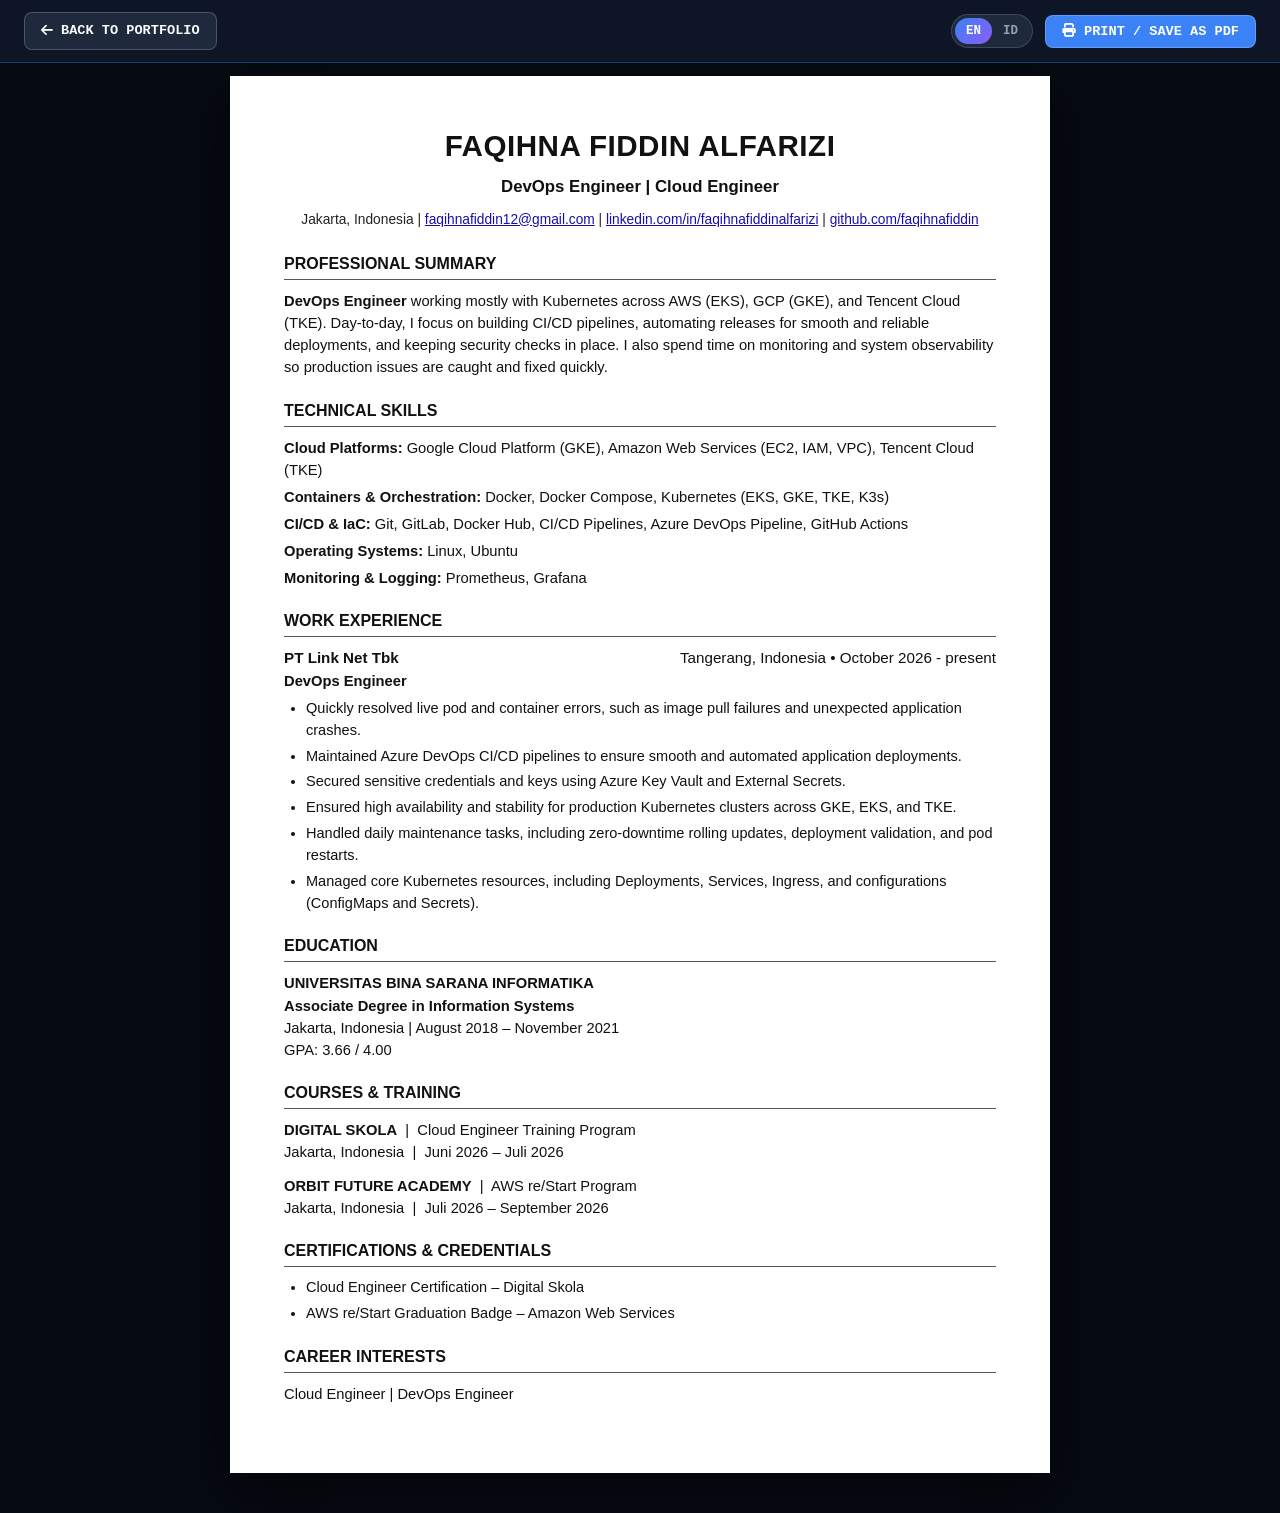
<file: cv.html>
<!DOCTYPE html>
<html lang="en" data-lang="en">

<head>
    <meta charset="UTF-8">
    <meta name="viewport" content="width=device-width, initial-scale=1.0">
    <title>CV - Faqihna Fiddin Alfarizi | DevOps &amp; Cloud Engineer</title>
    <link rel="stylesheet" href="https://cdnjs.cloudflare.com/ajax/libs/font-awesome/6.5.1/css/all.min.css">
    <style>
        * {
            margin: 0;
            padding: 0;
            box-sizing: border-box;
        }

        body {
            font-family: Arial, Helvetica, sans-serif;
            background: #060a12;
            color: #111;
            line-height: 1.5;
            padding: 76px 16px 40px;
        }

        .cv-toolbar {
            position: fixed;
            top: 0;
            left: 0;
            right: 0;
            background: rgba(15, 23, 42, 0.92);
            backdrop-filter: blur(12px);
            border-bottom: 1px solid rgba(59, 130, 246, 0.35);
            padding: 12px 24px;
            display: flex;
            justify-content: space-between;
            align-items: center;
            gap: 12px;
            z-index: 100;
            color: #fff;
            font-family: monospace;
        }

        .cv-toolbar-right {
            display: flex;
            align-items: center;
            gap: 12px;
        }

        /* Segmented EN / ID Switcher */
        .lang-switch-pill {
            position: relative;
            display: inline-grid;
            grid-template-columns: 1fr 1fr;
            align-items: center;
            background: #1e293b;
            border: 1px solid rgba(148, 163, 184, 0.25);
            border-radius: 999px;
            padding: 3px;
            height: 34px;
            min-width: 82px;
            user-select: none;
        }

        .lang-glider {
            position: absolute;
            top: 3px;
            bottom: 3px;
            left: 3px;
            width: calc(50% - 3px);
            background: linear-gradient(135deg, #3b82f6, #8b5cf6);
            border-radius: 999px;
            transition: transform 0.25s ease;
            z-index: 0;
        }

        html[data-lang="id"] .lang-glider {
            transform: translateX(100%);
            background: linear-gradient(135deg, #10b981, #3b82f6);
        }

        .lang-opt {
            position: relative;
            z-index: 1;
            border: none;
            background: transparent;
            color: #94a3b8;
            font-family: monospace;
            font-size: 0.78rem;
            font-weight: 700;
            padding: 0 10px;
            height: 100%;
            cursor: pointer;
        }

        .lang-opt.active {
            color: #ffffff;
        }

        .cv-toolbar-btn {
            background: #3b82f6;
            color: #ffffff;
            border: 1px solid rgba(255, 255, 255, 0.2);
            border-radius: 8px;
            padding: 8px 16px;
            font-family: monospace;
            font-weight: 700;
            font-size: 0.85rem;
            cursor: pointer;
            text-decoration: none;
            display: inline-flex;
            align-items: center;
            gap: 8px;
            transition: all 0.2s ease;
        }

        .cv-toolbar-btn.secondary {
            background: #1e293b;
            color: #f8fafc;
        }

        .cv-toolbar-btn:hover {
            background: #10b981;
            color: #042f2e;
        }

        .cv-sheet {
            max-width: 820px;
            margin: 0 auto;
            background: #ffffff;
            padding: 48px 54px;
            box-shadow: 0 20px 60px rgba(0, 0, 0, 0.6);
        }

        .cv-header {
            text-align: center;
            margin-bottom: 22px;
        }

        .cv-name {
            font-size: 1.85rem;
            font-weight: 700;
            letter-spacing: 0.5px;
            margin-bottom: 6px;
        }

        .cv-role {
            font-size: 1.05rem;
            font-weight: 700;
            margin-bottom: 10px;
        }

        .cv-contact {
            font-size: 0.86rem;
            color: #222;
        }

        .cv-contact a {
            color: #1a0dab;
            text-decoration: underline;
        }

        .cv-section {
            margin-bottom: 20px;
        }

        .cv-section-title {
            font-size: 1rem;
            font-weight: 700;
            text-transform: uppercase;
            border-bottom: 1.5px solid #555;
            padding-bottom: 3px;
            margin-bottom: 10px;
        }

        .cv-summary {
            font-size: 0.92rem;
            text-align: left;
        }

        .skills-list {
            font-size: 0.92rem;
            display: flex;
            flex-direction: column;
            gap: 5px;
        }

        .exp-row {
            display: flex;
            justify-content: space-between;
            align-items: baseline;
            font-size: 0.95rem;
            font-weight: 700;
        }

        .exp-sub {
            font-size: 0.92rem;
            font-weight: 700;
            margin-bottom: 6px;
        }

        .cv-ul {
            padding-left: 22px;
            font-size: 0.91rem;
        }

        .cv-ul li {
            margin-bottom: 4px;
        }

        .edu-block {
            margin-bottom: 12px;
            font-size: 0.92rem;
        }

        .edu-title {
            font-weight: 700;
            text-transform: uppercase;
        }

        .edu-degree {
            font-weight: 700;
        }

        @media print {
            body {
                background: #fff;
                padding: 0;
            }
            .cv-toolbar {
                display: none !important;
            }
            .cv-sheet {
                box-shadow: none;
                padding: 20px 28px;
                max-width: 100%;
            }
        }

        @media (max-width: 640px) {
            body {
                padding: 68px 10px 28px;
            }
            .cv-toolbar {
                padding: 10px 12px;
                gap: 8px;
            }
            .cv-toolbar-btn {
                padding: 7px 10px;
                font-size: 0.72rem;
            }
            .lang-switch-pill {
                height: 30px;
                min-width: 68px;
            }
            .lang-opt {
                font-size: 0.7rem;
                padding: 0 7px;
            }
            .cv-sheet {
                padding: 24px 16px;
            }
            .cv-name {
                font-size: 1.35rem;
            }
            .cv-role {
                font-size: 0.92rem;
            }
            .cv-contact {
                font-size: 0.78rem;
                word-break: break-word;
            }
            .exp-row {
                flex-direction: column;
            }
        }
    </style>
</head>

<body>
    <div class="cv-toolbar">
        <a href="index.html" class="cv-toolbar-btn secondary">
            <i class="fa-solid fa-arrow-left"></i> <span data-i18n="back">BACK TO PORTFOLIO</span>
        </a>
        <div class="cv-toolbar-right">
            <div class="lang-switch-pill" role="group" aria-label="Language Switcher">
                <span class="lang-glider"></span>
                <button type="button" class="lang-opt active" data-lang-opt="en">EN</button>
                <button type="button" class="lang-opt" data-lang-opt="id">ID</button>
            </div>
            <button onclick="window.print()" class="cv-toolbar-btn">
                <i class="fa-solid fa-print"></i> <span data-i18n="print">PRINT / SAVE AS PDF</span>
            </button>
        </div>
    </div>

    <main class="cv-sheet">
        <header class="cv-header">
            <h1 class="cv-name">FAQIHNA FIDDIN ALFARIZI</h1>
            <div class="cv-role">DevOps Engineer | Cloud Engineer</div>
            <div class="cv-contact">
                Jakarta, Indonesia |
                <a href="mailto:faqihnafiddin12@gmail.com">faqihnafiddin12@gmail.com</a> |
                <a href="https://linkedin.com/in/faqihnafiddinalfarizi" target="_blank">linkedin.com/in/faqihnafiddinalfarizi</a> |
                <a href="https://github.com/faqihnafiddin" target="_blank">github.com/faqihnafiddin</a>
            </div>
        </header>

        <section class="cv-section">
            <h2 class="cv-section-title" data-i18n="sec.summary">PROFESSIONAL SUMMARY</h2>
            <p class="cv-summary" data-i18n-html="summary.text">
                <strong>DevOps Engineer</strong> working mostly with Kubernetes across AWS (EKS), GCP (GKE), and Tencent Cloud (TKE). Day-to-day, I focus on building CI/CD pipelines, automating releases for smooth and reliable deployments, and keeping security checks in place. I also spend time on monitoring and system observability so production issues are caught and fixed quickly.
            </p>
        </section>

        <section class="cv-section">
            <h2 class="cv-section-title" data-i18n="sec.skills">TECHNICAL SKILLS</h2>
            <div class="skills-list">
                <div data-i18n-html="sk.1"><strong>Cloud Platforms:</strong> Google Cloud Platform (GKE), Amazon Web Services (EC2, IAM, VPC), Tencent Cloud (TKE)</div>
                <div data-i18n-html="sk.2"><strong>Containers &amp; Orchestration:</strong> Docker, Docker Compose, Kubernetes (EKS, GKE, TKE, K3s)</div>
                <div data-i18n-html="sk.3"><strong>CI/CD &amp; IaC:</strong> Git, GitLab, Docker Hub, CI/CD Pipelines, Azure DevOps Pipeline, GitHub Actions</div>
                <div data-i18n-html="sk.4"><strong>Operating Systems:</strong> Linux, Ubuntu</div>
                <div data-i18n-html="sk.5"><strong>Monitoring &amp; Logging:</strong> Prometheus, Grafana</div>
            </div>
        </section>

        <section class="cv-section">
            <h2 class="cv-section-title" data-i18n="sec.exp">WORK EXPERIENCE</h2>
            <div class="exp-row">
                <span>PT Link Net Tbk</span>
                <span style="font-weight: 400;" data-i18n="exp.date">Tangerang, Indonesia &bull; October 2026 - present</span>
            </div>
            <div class="exp-sub">DevOps Engineer</div>
            <ul class="cv-ul">
                <li data-i18n="exp.1">Quickly resolved live pod and container errors, such as image pull failures and unexpected application crashes.</li>
                <li data-i18n="exp.2">Maintained Azure DevOps CI/CD pipelines to ensure smooth and automated application deployments.</li>
                <li data-i18n="exp.3">Secured sensitive credentials and keys using Azure Key Vault and External Secrets.</li>
                <li data-i18n="exp.4">Ensured high availability and stability for production Kubernetes clusters across GKE, EKS, and TKE.</li>
                <li data-i18n="exp.5">Handled daily maintenance tasks, including zero-downtime rolling updates, deployment validation, and pod restarts.</li>
                <li data-i18n="exp.6">Managed core Kubernetes resources, including Deployments, Services, Ingress, and configurations (ConfigMaps and Secrets).</li>
            </ul>
        </section>

        <section class="cv-section">
            <h2 class="cv-section-title" data-i18n="sec.edu">EDUCATION</h2>
            <div class="edu-block">
                <div class="edu-title">UNIVERSITAS BINA SARANA INFORMATIKA</div>
                <div class="edu-degree" data-i18n="edu.deg">Associate Degree in Information Systems</div>
                <div data-i18n="edu.date">Jakarta, Indonesia &nbsp;|&nbsp; August 2018 – November 2021</div>
                <div>GPA: 3.66 / 4.00</div>
            </div>
        </section>

        <section class="cv-section">
            <h2 class="cv-section-title" data-i18n="sec.train">COURSES &amp; TRAINING</h2>
            <div class="edu-block">
                <div><strong>DIGITAL SKOLA</strong> &nbsp;|&nbsp; Cloud Engineer Training Program</div>
                <div>Jakarta, Indonesia &nbsp;|&nbsp; Juni 2026 – Juli 2026</div>
            </div>
            <div class="edu-block">
                <div><strong>ORBIT FUTURE ACADEMY</strong> &nbsp;|&nbsp; AWS re/Start Program</div>
                <div>Jakarta, Indonesia &nbsp;|&nbsp; Juli 2026 – September 2026</div>
            </div>
        </section>

        <section class="cv-section">
            <h2 class="cv-section-title" data-i18n="sec.cert">CERTIFICATIONS &amp; CREDENTIALS</h2>
            <ul class="cv-ul">
                <li>Cloud Engineer Certification – Digital Skola</li>
                <li>AWS re/Start Graduation Badge – Amazon Web Services</li>
            </ul>
        </section>

        <section class="cv-section">
            <h2 class="cv-section-title" data-i18n="sec.interest">CAREER INTERESTS</h2>
            <div style="font-size: 0.92rem;">
                Cloud Engineer | DevOps Engineer
            </div>
        </section>
    </main>

    <script>
        const cvI18n = {
            en: {
                'back': 'BACK TO PORTFOLIO',
                'print': 'PRINT / SAVE AS PDF',
                'sec.summary': 'PROFESSIONAL SUMMARY',
                'summary.text': '<strong>DevOps Engineer</strong> working mostly with Kubernetes across AWS (EKS), GCP (GKE), and Tencent Cloud (TKE). Day-to-day, I focus on building CI/CD pipelines, automating releases for smooth and reliable deployments, and keeping security checks in place. I also spend time on monitoring and system observability so production issues are caught and fixed quickly.',
                'sec.skills': 'TECHNICAL SKILLS',
                'sk.1': '<strong>Cloud Platforms:</strong> Google Cloud Platform (GKE), Amazon Web Services (EC2, IAM, VPC), Tencent Cloud (TKE)',
                'sk.2': '<strong>Containers &amp; Orchestration:</strong> Docker, Docker Compose, Kubernetes (EKS, GKE, TKE, K3s)',
                'sk.3': '<strong>CI/CD &amp; IaC:</strong> Git, GitLab, Docker Hub, CI/CD Pipelines, Azure DevOps Pipeline, GitHub Actions',
                'sk.4': '<strong>Operating Systems:</strong> Linux, Ubuntu',
                'sk.5': '<strong>Monitoring &amp; Logging:</strong> Prometheus, Grafana',
                'sec.exp': 'WORK EXPERIENCE',
                'exp.date': 'Tangerang, Indonesia • October 2026 - present',
                'exp.1': 'Quickly resolved live pod and container errors, such as image pull failures and unexpected application crashes.',
                'exp.2': 'Maintained Azure DevOps CI/CD pipelines to ensure smooth and automated application deployments.',
                'exp.3': 'Secured sensitive credentials and keys using Azure Key Vault and External Secrets.',
                'exp.4': 'Ensured high availability and stability for production Kubernetes clusters across GKE, EKS, and TKE.',
                'exp.5': 'Handled daily maintenance tasks, including zero-downtime rolling updates, deployment validation, and pod restarts.',
                'exp.6': 'Managed core Kubernetes resources, including Deployments, Services, Ingress, and configurations (ConfigMaps and Secrets).',
                'sec.edu': 'EDUCATION',
                'edu.deg': 'Associate Degree in Information Systems',
                'edu.date': 'Jakarta, Indonesia  |  August 2018 – November 2021',
                'sec.train': 'COURSES & TRAINING',
                'sec.cert': 'CERTIFICATIONS & CREDENTIALS',
                'sec.interest': 'CAREER INTERESTS'
            },
            id: {
                'back': 'KEMBALI KE PORTOFOLIO',
                'print': 'CETAK / SIMPAN PDF',
                'sec.summary': 'RINGKASAN PROFESIONAL',
                'summary.text': '<strong>DevOps Engineer</strong> yang berfokus pada pengelolaan Kubernetes di AWS (EKS), GCP (GKE), dan Tencent Cloud (TKE). Sehari-hari saya membangun pipeline CI/CD, mengotomatisasi rilis untuk deployment yang lancar dan andal, serta menjaga pemeriksaan keamanan kredensial. Saya juga berfokus pada monitoring dan observabilitas sistem agar kendala produksi dapat terdeteksi dan diselesaikan dengan cepat.',
                'sec.skills': 'KEAHLIAN TEKNIS',
                'sk.1': '<strong>Platform Cloud:</strong> Google Cloud Platform (GKE), Amazon Web Services (EC2, IAM, VPC), Tencent Cloud (TKE)',
                'sk.2': '<strong>Kontainer &amp; Orkestrasi:</strong> Docker, Docker Compose, Kubernetes (EKS, GKE, TKE, K3s)',
                'sk.3': '<strong>CI/CD &amp; IaC:</strong> Git, GitLab, Docker Hub, CI/CD Pipelines, Azure DevOps Pipeline, GitHub Actions',
                'sk.4': '<strong>Sistem Operasi:</strong> Linux, Ubuntu',
                'sk.5': '<strong>Monitoring &amp; Logging:</strong> Prometheus, Grafana',
                'sec.exp': 'PENGALAMAN KERJA',
                'exp.date': 'Tangerang, Indonesia • Oktober 2026 - sekarang',
                'exp.1': 'Menyelesaikan error pod dan kontainer secara cepat di produksi, seperti kegagalan pull image dan crash aplikasi.',
                'exp.2': 'Memelihara pipeline CI/CD Azure DevOps untuk memastikan deployment aplikasi berjalan lancar dan otomatis.',
                'exp.3': 'Mengamankan kredensial dan kunci sensitif menggunakan Azure Key Vault dan External Secrets.',
                'exp.4': 'Memastikan ketersediaan tinggi (High Availability) dan stabilitas cluster Kubernetes produksi di GKE, EKS, dan TKE.',
                'exp.5': 'Menangani pemeliharaan harian, termasuk zero-downtime rolling update, validasi deployment, dan restart pod.',
                'exp.6': 'Mengelola resource utama Kubernetes termasuk Deployments, Services, Ingress, dan konfigurasi (ConfigMaps & Secrets).',
                'sec.edu': 'PENDIDIKAN',
                'edu.deg': 'Diploma Tiga (D3) Sistem Informasi',
                'edu.date': 'Jakarta, Indonesia  |  Agustus 2018 – November 2021',
                'sec.train': 'KURSUS & PELATIHAN',
                'sec.cert': 'SERTIFIKASI & KREDENSIAL',
                'sec.interest': 'MINAT KARIR'
            }
        };

        const root = document.documentElement;
        const opts = document.querySelectorAll('.lang-opt');

        function setCvLang(lang) {
            if (!cvI18n[lang]) lang = 'en';
            localStorage.setItem('portfolio_lang', lang);
            root.setAttribute('data-lang', lang);
            root.setAttribute('lang', lang);
            opts.forEach(b => b.classList.toggle('active', b.getAttribute('data-lang-opt') === lang));
            const d = cvI18n[lang];
            document.querySelectorAll('[data-i18n]').forEach(el => {
                const k = el.getAttribute('data-i18n');
                if (d[k]) el.textContent = d[k];
            });
            document.querySelectorAll('[data-i18n-html]').forEach(el => {
                const k = el.getAttribute('data-i18n-html');
                if (d[k]) el.innerHTML = d[k];
            });
        }

        opts.forEach(b => b.addEventListener('click', () => setCvLang(b.getAttribute('data-lang-opt'))));
        setCvLang(localStorage.getItem('portfolio_lang') || 'en');
    </script>
</body>

</html>
</file>
